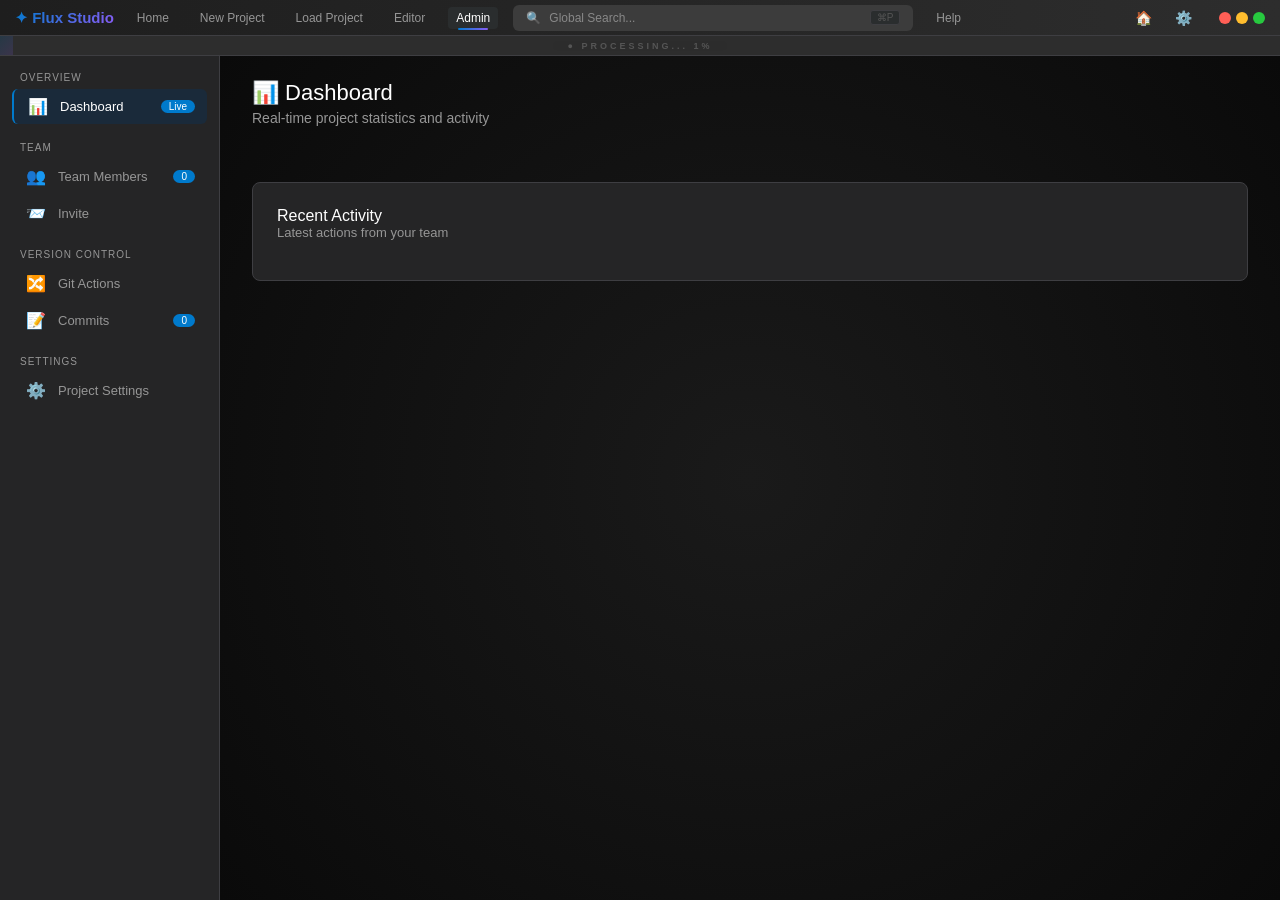
<file: frontend/admin_panel.html>
<!DOCTYPE html>
<html lang="ru">
<head>
    <meta charset="UTF-8">
    <meta name="viewport" content="width=device-width, initial-scale=1.0">
    <title>Flux Studio - Admin Panel</title>
    
    <style>
        :root {
            --bg-dark: #1e1e1e;
            --bg-panel: #252526;
            --bg-dot: #3e3e42;
            --border-color: #3e3e42;
            --text-main: #cccccc;
            --accent-blue: #007acc;
            --accent-purple: #8b5cf6;
            --gradient-main: linear-gradient(135deg, #007acc, #8b5cf6);
            --success-green: #27c93f;
            --warning-yellow: #ffbd2e;
            --danger-red: #e81123;
        }

        * {
            box-sizing: border-box;
            margin: 0;
            padding: 0;
            user-select: none;
        }

        html, body {
            height: 100%;
            width: 100%;
            overflow: hidden;
        }

        body {
            background-color: #111;
            color: var(--text-main);
            font-family: 'Segoe UI', Tahoma, Geneva, Verdana, sans-serif;
            display: flex;
        }

        .app-window {
            width: 100%;
            height: 100%;
            background-color: var(--bg-dark);
            display: flex;
            flex-direction: column;
            overflow: hidden;
        }

        /* --- TOP BAR --- */
        .top-bar {
            display: flex;
            justify-content: space-between;
            align-items: center;
            background: linear-gradient(90deg, #1e1e1e, #2d2d2d);
            padding: 0 15px;
            height: 36px;
            border-bottom: 1px solid var(--border-color);
            font-size: 13px;
            flex-shrink: 0;
            z-index: 10;
        }
        .top-left { 
            display: flex; 
            align-items: center;
            flex: 1;
            gap: 15px;
        }
        .brand { 
            font-weight: 700; 
            background: var(--gradient-main);
            -webkit-background-clip: text;
            -webkit-text-fill-color: transparent;
            background-clip: text;
            flex-shrink: 0;
            font-size: 15px;
            cursor: pointer;
        }
        .brand:hover {
            opacity: 0.8;
        }
        .menu-item { 
            cursor: pointer; 
            flex-shrink: 0;
            padding: 4px 8px;
            border-radius: 4px;
            transition: all 0.2s;
            font-size: 12px;
            color: #969696;
            position: relative;
        }
        .menu-item:hover { 
            color: #fff; 
            background: #2a2d2e;
        }
        .menu-item.active {
            color: #fff;
            background: #2a2d2e;
        }
        .menu-item.active::after {
            content: '';
            position: absolute;
            bottom: -1px;
            left: 20%;
            width: 60%;
            height: 2px;
            background: var(--gradient-main);
            border-radius: 2px;
        }

        .search-bar {
            background: #3c3c3c;
            border: 1px solid transparent;
            border-radius: 6px;
            padding: 2px 12px;
            height: 26px;
            display: flex;
            align-items: center;
            gap: 8px;
            color: #969696;
            font-size: 12px;
            flex: 1;
            min-width: 100px;
            max-width: 400px;
            cursor: text;
            transition: all 0.3s;
        }
        .search-bar:hover { border-color: #555; background: #3a3a3a; }
        .search-bar:focus-within { 
            border-color: var(--accent-blue); 
            background: #252526; 
            color: #fff;
            box-shadow: 0 0 20px rgba(0, 122, 204, 0.1);
        }
        .search-bar input {
            background: transparent;
            border: none;
            outline: none;
            color: #fff;
            width: 100%;
            font-size: 12px;
            font-family: inherit;
        }
        .search-bar input::placeholder { color: #888; }
        .search-shortcut {
            font-size: 10px;
            color: #555;
            background: #2a2d2e;
            padding: 1px 6px;
            border-radius: 3px;
            border: 1px solid #3e3e42;
        }

        .top-right { 
            display: flex; 
            gap: 12px; 
            align-items: center; 
            font-size: 14px; 
            flex-shrink: 0;
            color: #969696;
        }
        .top-right .icon-btn {
            width: 28px;
            height: 28px;
            display: flex;
            align-items: center;
            justify-content: center;
            border-radius: 4px;
            cursor: pointer;
            transition: all 0.2s;
        }
        .top-right .icon-btn:hover {
            background: #2a2d2e;
            color: #fff;
        }
        .window-controls {
            display: flex;
            gap: 5px;
            margin-left: 10px;
        }
        .window-controls span {
            width: 12px;
            height: 12px;
            border-radius: 50%;
            display: inline-block;
            cursor: pointer;
        }
        .window-controls .red { background: #ff5f56; }
        .window-controls .yellow { background: #ffbd2e; }
        .window-controls .green { background: #27c93f; }

        /* --- PROGRESS BAR --- */
        .progress-bar {
            height: 20px;
            background: #2d2d2d;
            border-bottom: 1px solid var(--border-color);
            display: flex;
            justify-content: center;
            align-items: center;
            font-size: 9px;
            font-weight: 700;
            letter-spacing: 3px;
            color: #555;
            flex-shrink: 0;
            text-transform: uppercase;
            position: relative;
            overflow: hidden;
        }
        .progress-bar .progress-fill {
            position: absolute;
            left: 0;
            top: 0;
            height: 100%;
            width: 0%;
            background: var(--gradient-main);
            opacity: 0.15;
            transition: width 1s;
        }
        .progress-bar .progress-label {
            position: relative;
            z-index: 1;
            background: rgba(45, 45, 45, 0.7);
            padding: 0 15px;
            border-radius: 10px;
        }

        /* --- MAIN CONTENT --- */
        .main-content {
            flex: 1;
            display: flex;
            overflow: hidden;
        }

        /* --- LEFT SIDEBAR --- */
        .admin-sidebar {
            width: 220px;
            min-width: 180px;
            background: var(--bg-panel);
            border-right: 1px solid var(--border-color);
            display: flex;
            flex-direction: column;
            padding: 16px 0;
            flex-shrink: 0;
            overflow-y: auto;
        }

        .admin-sidebar::-webkit-scrollbar {
            width: 4px;
        }
        .admin-sidebar::-webkit-scrollbar-thumb {
            background: #3e3e42;
            border-radius: 2px;
        }

        .sidebar-section {
            padding: 0 12px;
            margin-bottom: 16px;
        }

        .sidebar-section .section-title {
            font-size: 10px;
            text-transform: uppercase;
            color: #969696;
            padding: 0 8px;
            margin-bottom: 6px;
            letter-spacing: 1px;
        }

        .sidebar-item {
            display: flex;
            align-items: center;
            gap: 10px;
            padding: 8px 12px;
            border-radius: 6px;
            cursor: pointer;
            transition: all 0.2s;
            font-size: 13px;
            color: #969696;
            margin-bottom: 2px;
        }

        .sidebar-item:hover {
            background: #2a2d2e;
            color: #fff;
        }

        .sidebar-item.active {
            background: #1a2a3a;
            color: #fff;
            border-left: 2px solid var(--accent-blue);
        }

        .sidebar-item .icon {
            font-size: 16px;
            width: 24px;
            text-align: center;
        }

        .sidebar-item .badge {
            margin-left: auto;
            background: var(--accent-blue);
            color: #fff;
            font-size: 10px;
            padding: 1px 8px;
            border-radius: 10px;
        }

        /* --- RIGHT CONTENT --- */
        .admin-content {
            flex: 1;
            padding: 24px 32px;
            overflow-y: auto;
            background: radial-gradient(circle at 50% 50%, #1a1a1a, #0a0a0a);
        }

        .admin-content::-webkit-scrollbar {
            width: 8px;
        }
        .admin-content::-webkit-scrollbar-track {
            background: transparent;
        }
        .admin-content::-webkit-scrollbar-thumb {
            background: #3e3e42;
            border-radius: 4px;
        }
        .admin-content::-webkit-scrollbar-thumb:hover {
            background: #4e4e52;
        }

        .page-title {
            font-size: 22px;
            font-weight: 300;
            color: #fff;
            margin-bottom: 4px;
        }

        .page-subtitle {
            font-size: 14px;
            color: #969696;
            margin-bottom: 24px;
        }

        /* --- STATS GRID --- */
        .stats-grid {
            display: grid;
            grid-template-columns: repeat(auto-fit, minmax(200px, 1fr));
            gap: 16px;
            margin-bottom: 32px;
        }

        .stat-card {
            background: var(--bg-panel);
            border: 1px solid var(--border-color);
            border-radius: 8px;
            padding: 20px;
            transition: all 0.3s;
        }

        .stat-card:hover {
            border-color: #4a4a4a;
            transform: translateY(-2px);
        }

        .stat-card .stat-label {
            font-size: 12px;
            color: #969696;
            text-transform: uppercase;
            letter-spacing: 0.5px;
        }

        .stat-card .stat-value {
            font-size: 32px;
            font-weight: 300;
            color: #fff;
            margin: 8px 0 4px;
        }

        .stat-card .stat-change {
            font-size: 12px;
            display: flex;
            align-items: center;
            gap: 4px;
        }

        .stat-card .stat-change.positive { color: var(--success-green); }
        .stat-card .stat-change.negative { color: var(--danger-red); }

        /* --- PANELS --- */
        .admin-panel {
            display: none;
        }

        .admin-panel.active {
            display: block;
        }

        .panel-section {
            background: var(--bg-panel);
            border: 1px solid var(--border-color);
            border-radius: 8px;
            padding: 24px;
            margin-bottom: 24px;
        }

        .panel-section .section-header {
            display: flex;
            justify-content: space-between;
            align-items: center;
            margin-bottom: 16px;
            flex-wrap: wrap;
            gap: 12px;
        }

        .panel-section .section-title {
            font-size: 16px;
            color: #fff;
            font-weight: 500;
        }

        .panel-section .section-subtitle {
            font-size: 13px;
            color: #969696;
        }

        /* --- TEAM MEMBERS --- */
        .team-grid {
            display: grid;
            grid-template-columns: repeat(auto-fill, minmax(200px, 1fr));
            gap: 12px;
        }

        .team-member {
            background: #1e1e1e;
            border: 1px solid var(--border-color);
            border-radius: 8px;
            padding: 16px;
            text-align: center;
            transition: all 0.3s;
        }

        .team-member:hover {
            border-color: #4a4a4a;
            transform: translateY(-2px);
        }

        .team-member .avatar {
            font-size: 40px;
            display: block;
            margin-bottom: 8px;
        }

        .team-member .name {
            font-size: 14px;
            color: #fff;
            font-weight: 500;
        }

        .team-member .role {
            font-size: 12px;
            color: #969696;
            margin-top: 2px;
        }

        .team-member .status {
            font-size: 11px;
            margin-top: 8px;
            padding: 2px 12px;
            border-radius: 10px;
            display: inline-block;
        }

        .team-member .status.online {
            background: rgba(39, 201, 63, 0.2);
            color: var(--success-green);
        }

        .team-member .status.offline {
            background: rgba(232, 17, 35, 0.2);
            color: var(--danger-red);
        }

        .team-member .status.idle {
            background: rgba(255, 189, 46, 0.2);
            color: var(--warning-yellow);
        }

        /* --- INVITE FORM --- */
        .invite-form {
            display: flex;
            gap: 12px;
            flex-wrap: wrap;
        }

        .invite-form input {
            flex: 1;
            min-width: 200px;
            background: #1e1e1e;
            border: 1px solid var(--border-color);
            border-radius: 6px;
            padding: 10px 14px;
            color: #fff;
            font-size: 13px;
            font-family: inherit;
            outline: none;
            transition: all 0.3s;
        }

        .invite-form input:focus {
            border-color: var(--accent-blue);
            box-shadow: 0 0 20px rgba(0, 122, 204, 0.1);
        }

        .invite-form input::placeholder {
            color: #555;
        }

        .invite-form select {
            background: #1e1e1e;
            border: 1px solid var(--border-color);
            border-radius: 6px;
            padding: 10px 14px;
            color: #fff;
            font-size: 13px;
            font-family: inherit;
            outline: none;
            cursor: pointer;
        }

        .invite-form select option {
            background: #1e1e1e;
        }

        .invite-link-box {
            display: flex;
            gap: 8px;
            align-items: center;
            background: #1e1e1e;
            border: 1px solid var(--border-color);
            border-radius: 6px;
            padding: 8px 12px;
            margin-top: 12px;
        }

        .invite-link-box input {
            flex: 1;
            background: transparent;
            border: none;
            color: #fff;
            font-size: 13px;
            font-family: inherit;
            outline: none;
        }

        .invite-link-box .copy-btn {
            background: transparent;
            border: none;
            color: #969696;
            cursor: pointer;
            padding: 4px 8px;
            border-radius: 4px;
            transition: all 0.2s;
        }

        .invite-link-box .copy-btn:hover {
            background: #2a2d2e;
            color: #fff;
        }

        /* --- GIT ACTIONS --- */
        .git-actions {
            display: grid;
            grid-template-columns: repeat(auto-fit, minmax(150px, 1fr));
            gap: 12px;
        }

        .git-btn {
            background: #1e1e1e;
            border: 1px solid var(--border-color);
            border-radius: 8px;
            padding: 16px;
            text-align: center;
            cursor: pointer;
            transition: all 0.3s;
            color: #969696;
            font-family: inherit;
        }

        .git-btn:hover {
            border-color: var(--accent-blue);
            background: #1a2a3a;
            color: #fff;
            transform: translateY(-2px);
        }

        .git-btn .icon {
            font-size: 28px;
            display: block;
            margin-bottom: 6px;
        }

        .git-btn .label {
            font-size: 12px;
            font-weight: 500;
        }

        .git-btn .shortcut {
            font-size: 10px;
            color: #555;
            margin-top: 4px;
        }

        .git-btn.danger:hover {
            border-color: var(--danger-red);
            background: #2a1a1a;
        }

        .git-btn.success:hover {
            border-color: var(--success-green);
            background: #1a2a1a;
        }

        .git-output {
            background: #0a0a0a;
            border: 1px solid var(--border-color);
            border-radius: 6px;
            padding: 16px;
            margin-top: 16px;
            font-family: 'Consolas', monospace;
            font-size: 12px;
            max-height: 200px;
            overflow-y: auto;
            color: #d4d4d4;
            line-height: 1.6;
        }

        .git-output .log-line {
            padding: 2px 0;
        }

        .git-output .log-line.success { color: var(--success-green); }
        .git-output .log-line.error { color: var(--danger-red); }
        .git-output .log-line.warning { color: var(--warning-yellow); }
        .git-output .log-line.info { color: var(--accent-blue); }

        /* --- BUTTONS --- */
        .btn {
            padding: 10px 24px;
            border: none;
            border-radius: 6px;
            font-size: 13px;
            font-weight: 500;
            cursor: pointer;
            transition: all 0.3s;
            font-family: inherit;
            display: inline-flex;
            align-items: center;
            gap: 8px;
        }

        .btn-primary {
            background: var(--gradient-main);
            color: #fff;
        }

        .btn-primary:hover {
            transform: translateY(-2px);
            box-shadow: 0 4px 20px rgba(0, 122, 204, 0.3);
        }

        .btn-success {
            background: var(--success-green);
            color: #fff;
        }

        .btn-success:hover {
            transform: translateY(-2px);
            box-shadow: 0 4px 20px rgba(39, 201, 63, 0.3);
        }

        .btn-danger {
            background: var(--danger-red);
            color: #fff;
        }

        .btn-danger:hover {
            transform: translateY(-2px);
            box-shadow: 0 4px 20px rgba(232, 17, 35, 0.3);
        }

        .btn-secondary {
            background: transparent;
            color: #969696;
            border: 1px solid var(--border-color);
        }

        .btn-secondary:hover {
            background: #2a2d2e;
            color: #fff;
        }

        .btn:disabled {
            opacity: 0.5;
            cursor: not-allowed;
            transform: none !important;
        }

        /* --- TOAST --- */
        .toast {
            position: fixed;
            bottom: 30px;
            right: 30px;
            background: #2d2d2d;
            border: 1px solid var(--border-color);
            border-radius: 8px;
            padding: 16px 24px;
            box-shadow: 0 8px 30px rgba(0,0,0,0.5);
            transform: translateY(100px);
            opacity: 0;
            transition: all 0.4s cubic-bezier(0.4, 0, 0.2, 1);
            z-index: 1000;
            max-width: 400px;
        }

        .toast.show {
            transform: translateY(0);
            opacity: 1;
        }

        .toast .toast-title {
            font-weight: 600;
            color: #fff;
            font-size: 14px;
        }

        .toast .toast-message {
            font-size: 13px;
            color: #969696;
            margin-top: 4px;
        }

        .toast.success { border-color: var(--success-green); }
        .toast.error { border-color: var(--danger-red); }
        .toast.warning { border-color: var(--warning-yellow); }

        /* --- RESPONSIVE --- */
        @media (max-width: 768px) {
            .main-content {
                flex-direction: column;
            }

            .admin-sidebar {
                width: 100%;
                min-width: 0;
                flex-direction: row;
                flex-wrap: wrap;
                padding: 8px;
                border-right: none;
                border-bottom: 1px solid var(--border-color);
                max-height: 200px;
                overflow-y: auto;
            }

            .sidebar-section {
                width: 100%;
                margin-bottom: 8px;
            }

            .sidebar-item {
                padding: 6px 10px;
                font-size: 12px;
            }

            .admin-content {
                padding: 16px;
            }

            .stats-grid {
                grid-template-columns: 1fr 1fr;
            }

            .git-actions {
                grid-template-columns: 1fr 1fr;
            }

            .invite-form {
                flex-direction: column;
            }

            .invite-form input,
            .invite-form select {
                width: 100%;
            }
        }

        @media (max-width: 480px) {
            .stats-grid {
                grid-template-columns: 1fr;
            }

            .git-actions {
                grid-template-columns: 1fr;
            }

            .top-left .menu-item {
                display: none;
            }
        }
    </style>
</head>
<body>

<div class="app-window">
    <!-- TOP BAR -->
    <div class="top-bar">
        <div class="top-left">
            <div class="brand" onclick="window.location.href='/'">✦ Flux Studio</div>
            <div class="menu-item" onclick="window.location.href='/'">Home</div>
            <div class="menu-item" onclick="window.location.href='/create'">New Project</div>
            <div class="menu-item" onclick="window.location.href='/load'">Load Project</div>
            <div class="menu-item" onclick="window.location.href='/editor'">Editor</div>
            <div class="menu-item active" onclick="window.location.href='/admin'">Admin</div>
            
            <div class="search-bar">
                <span>🔍</span>
                <input type="text" placeholder="Global Search..." id="globalSearch">
                <span class="search-shortcut">⌘P</span>
            </div>

            <div class="menu-item">Help</div>
        </div>
        <div class="top-right">
            <span class="icon-btn" onclick="window.location.href='/'">🏠</span>
            <span class="icon-btn" onclick="window.location.href='/admin'">⚙️</span>
            <div class="window-controls">
                <span class="red" onclick="window.close()"></span>
                <span class="yellow"></span>
                <span class="green"></span>
            </div>
        </div>
    </div>

    <!-- PROGRESS BAR -->
    <div class="progress-bar">
        <div class="progress-fill" id="progressFill"></div>
        <span class="progress-label" id="progressLabel">● Ready</span>
    </div>

    <!-- MAIN CONTENT -->
    <div class="main-content">
        <!-- Sidebar -->
        <div class="admin-sidebar">
            <div class="sidebar-section">
                <div class="section-title">Overview</div>
                <div class="sidebar-item active" data-page="dashboard">
                    <span class="icon">📊</span> Dashboard
                    <span class="badge" id="liveBadge">Live</span>
                </div>
            </div>

            <div class="sidebar-section">
                <div class="section-title">Team</div>
                <div class="sidebar-item" data-page="team">
                    <span class="icon">👥</span> Team Members
                    <span class="badge" id="teamCount">0</span>
                </div>
                <div class="sidebar-item" data-page="invite">
                    <span class="icon">📨</span> Invite
                </div>
            </div>

            <div class="sidebar-section">
                <div class="section-title">Version Control</div>
                <div class="sidebar-item" data-page="git">
                    <span class="icon">🔀</span> Git Actions
                </div>
                <div class="sidebar-item" data-page="commits">
                    <span class="icon">📝</span> Commits
                    <span class="badge" id="commitCount">0</span>
                </div>
            </div>

            <div class="sidebar-section">
                <div class="section-title">Settings</div>
                <div class="sidebar-item" data-page="settings">
                    <span class="icon">⚙️</span> Project Settings
                </div>
            </div>
        </div>

        <!-- Content -->
        <div class="admin-content" id="adminContent">
            <!-- DASHBOARD -->
            <div class="admin-panel active" id="panel-dashboard">
                <div class="page-title">📊 Dashboard</div>
                <div class="page-subtitle">Real-time project statistics and activity</div>

                <div class="stats-grid" id="statsGrid">
                    <!-- ПОЛНОСТЬЮ ПУСТО -->
                </div>

                <div class="panel-section">
                    <div class="section-header">
                        <div>
                            <div class="section-title">Recent Activity</div>
                            <div class="section-subtitle">Latest actions from your team</div>
                        </div>
                    </div>
                    <div id="recentActivity" style="color:#969696;font-size:13px;line-height:2;">
                        <!-- ПОЛНОСТЬЮ ПУСТО -->
                    </div>
                </div>
            </div>

            <!-- TEAM -->
            <div class="admin-panel" id="panel-team">
                <div class="page-title">👥 Team Members</div>
                <div class="page-subtitle">Manage your project team</div>

                <div class="panel-section">
                    <div class="section-header">
                        <div>
                            <div class="section-title">All Members</div>
                            <div class="section-subtitle" id="teamSubtitle">0 active team members</div>
                        </div>
                        <button class="btn btn-primary" onclick="switchPanel('invite')">➕ Invite New</button>
                    </div>
                    <div class="team-grid" id="teamGrid">
                        <!-- ПОЛНОСТЬЮ ПУСТО -->
                    </div>
                </div>
            </div>

            <!-- INVITE -->
            <div class="admin-panel" id="panel-invite">
                <div class="page-title">📨 Invite Team Members</div>
                <div class="page-subtitle">Add people to your project via email or invite link</div>

                <div class="panel-section">
                    <div class="section-header">
                        <div>
                            <div class="section-title">Invite by Email</div>
                            <div class="section-subtitle">Send individual invitations</div>
                        </div>
                    </div>
                    <div class="invite-form">
                        <input type="email" id="inviteEmail" placeholder="Enter email address...">
                        <select id="inviteRole">
                            <option value="admin">Admin</option>
                            <option value="developer">Developer</option>
                            <option value="designer">Designer</option>
                            <option value="viewer">Viewer</option>
                        </select>
                        <button class="btn btn-success" onclick="sendInvite()">📤 Send Invite</button>
                    </div>
                </div>

                <div class="panel-section">
                    <div class="section-header">
                        <div>
                            <div class="section-title">Invite Link</div>
                            <div class="section-subtitle">Share this link to invite multiple people</div>
                        </div>
                        <button class="btn btn-secondary" onclick="generateNewLink()">🔄 Generate New</button>
                    </div>
                    <div class="invite-link-box">
                        <input type="text" id="inviteLink" readonly>
                        <button class="copy-btn" onclick="copyInviteLink()">📋 Copy</button>
                    </div>
                    <div style="margin-top:12px;font-size:12px;color:#555;" id="inviteLinkInfo">
                        <!-- ПОЛНОСТЬЮ ПУСТО -->
                    </div>
                </div>

                <div class="panel-section">
                    <div class="section-header">
                        <div>
                            <div class="section-title">Pending Invites</div>
                            <div class="section-subtitle">Invitations that haven't been accepted yet</div>
                        </div>
                    </div>
                    <div id="pendingInvites">
                        <!-- ПОЛНОСТЬЮ ПУСТО -->
                    </div>
                </div>
            </div>

            <!-- GIT -->
            <div class="admin-panel" id="panel-git">
                <div class="page-title">🔀 Git Actions</div>
                <div class="page-subtitle">Manage your repository with git commands</div>

                <div class="panel-section">
                    <div class="section-header">
                        <div>
                            <div class="section-title">Quick Actions</div>
                            <div class="section-subtitle">Common git operations</div>
                        </div>
                        <span style="font-size:12px;color:#555;" id="gitBranchInfo">Branch: <span style="color:var(--accent-blue);">main</span></span>
                    </div>
                    <div class="git-actions" id="gitActions">
                        <!-- ПОЛНОСТЬЮ ПУСТО -->
                    </div>
                </div>

                <div class="panel-section">
                    <div class="section-header">
                        <div>
                            <div class="section-title">Git Output</div>
                            <div class="section-subtitle">Command execution log</div>
                        </div>
                        <button class="btn btn-secondary" onclick="clearGitOutput()">🗑️ Clear</button>
                    </div>
                    <div class="git-output" id="gitOutput">
                        <!-- ПОЛНОСТЬЮ ПУСТО -->
                    </div>
                </div>
            </div>

            <!-- COMMITS -->
            <div class="admin-panel" id="panel-commits">
                <div class="page-title">📝 Commit History</div>
                <div class="page-subtitle">View all commits in your repository</div>

                <div class="panel-section">
                    <div id="commitList" style="color:#969696;font-size:13px;line-height:2;">
                        <!-- ПОЛНОСТЬЮ ПУСТО -->
                    </div>
                </div>
            </div>

            <!-- SETTINGS -->
            <div class="admin-panel" id="panel-settings">
                <div class="page-title">⚙️ Project Settings</div>
                <div class="page-subtitle">Configure your project preferences</div>

                <div class="panel-section">
                    <div style="display:grid;gap:16px;max-width:500px;" id="settingsForm">
                        <!-- ПОЛНОСТЬЮ ПУСТО -->
                    </div>
                </div>
            </div>
        </div>
    </div>

    <!-- TOAST -->
    <div class="toast" id="toast">
        <div class="toast-title" id="toastTitle">Success!</div>
        <div class="toast-message" id="toastMessage">Action completed successfully.</div>
    </div>
</div>

<script>
    // ============================================================
    //  АБСОЛЮТНО ПУСТОЙ КАРКАС ADMIN PANEL
    //  ВСЕ ДАННЫЕ ПРИХОДЯТ ЧЕРЕЗ API
    // ============================================================

    // --- Progress Bar Animation ---
    let progress = 0;
    setInterval(() => {
        progress = (progress + 1) % 100;
        document.getElementById('progressFill').style.width = progress + '%';
        document.getElementById('progressLabel').textContent = progress === 0 ? '● Ready' : `● Processing... ${progress}%`;
    }, 500);

    // --- 1. API Calls ---
    const API = {
        async getDashboardStats() {
            console.log('📡 Fetching dashboard stats...');
            // return await fetch('/api/admin/stats').then(r => r.json());
            return {};
        },
        async getTeamMembers() {
            console.log('📡 Fetching team members...');
            // return await fetch('/api/admin/team').then(r => r.json());
            return [];
        },
        async getCommits() {
            console.log('📡 Fetching commits...');
            // return await fetch('/api/admin/commits').then(r => r.json());
            return [];
        },
        async getGitStatus() {
            console.log('📡 Fetching git status...');
            // return await fetch('/api/admin/git/status').then(r => r.json());
            return { branch: 'main' };
        },
        async sendInvite(email, role) {
            console.log('📡 Sending invite:', email, role);
            // return await fetch('/api/admin/invite', {
            //     method: 'POST',
            //     headers: { 'Content-Type': 'application/json' },
            //     body: JSON.stringify({ email, role })
            // }).then(r => r.json());
        },
        async generateInviteLink() {
            console.log('📡 Generating invite link...');
            // return await fetch('/api/admin/invite/link').then(r => r.json());
            return { link: '', expires: '', used: 0 };
        },
        async gitAction(command) {
            console.log('📡 Running git command:', command);
            // return await fetch('/api/admin/git', {
            //     method: 'POST',
            //     headers: { 'Content-Type': 'application/json' },
            //     body: JSON.stringify({ command })
            // }).then(r => r.json());
            return { output: '' };
        }
    };

    // --- 2. Render Functions (пустые, ждут данные) ---
    function renderStats(stats) {
        const container = document.getElementById('statsGrid');
        container.innerHTML = '';
        console.log('🎨 Rendering stats...', stats);
    }

    function renderTeam(members) {
        const container = document.getElementById('teamGrid');
        container.innerHTML = '';
        document.getElementById('teamCount').textContent = members.length || 0;
        document.getElementById('teamSubtitle').textContent = `${members.length || 0} active team members`;
        console.log('🎨 Rendering team...', members);
    }

    function renderCommits(commits) {
        const container = document.getElementById('commitList');
        container.innerHTML = '';
        document.getElementById('commitCount').textContent = commits.length || 0;
        console.log('🎨 Rendering commits...', commits);
    }

    function renderGitActions(actions) {
        const container = document.getElementById('gitActions');
        container.innerHTML = '';
        console.log('🎨 Rendering git actions...', actions);
    }

    function renderGitOutput(output) {
        const container = document.getElementById('gitOutput');
        container.innerHTML = '';
        console.log('🎨 Rendering git output...', output);
    }

    function renderGitBranch(branch) {
        document.getElementById('gitBranchInfo').innerHTML = `Branch: <span style="color:var(--accent-blue);">${branch || 'main'}</span>`;
        console.log('🎨 Rendering git branch...', branch);
    }

    function renderRecentActivity(activity) {
        const container = document.getElementById('recentActivity');
        container.innerHTML = '';
        console.log('🎨 Rendering recent activity...', activity);
    }

    function renderInviteLink(linkData) {
        document.getElementById('inviteLink').value = linkData.link || '';
        document.getElementById('inviteLinkInfo').innerHTML = linkData.link ? 
            `⚡ Link expires in ${linkData.expires || '7 days'} • ${linkData.used || 0} people have joined via this link` :
            '⚡ Generate a new invite link to share';
        console.log('🎨 Rendering invite link...', linkData);
    }

    function renderPendingInvites(invites) {
        const container = document.getElementById('pendingInvites');
        container.innerHTML = '';
        console.log('🎨 Rendering pending invites...', invites);
    }

    function renderSettings(settings) {
        const container = document.getElementById('settingsForm');
        container.innerHTML = '';
        console.log('🎨 Rendering settings...', settings);
    }

    // --- 3. Panel Switching ---
    document.querySelectorAll('.sidebar-item').forEach(item => {
        item.addEventListener('click', function() {
            const page = this.dataset.page;
            switchPanel(page);
        });
    });

    function switchPanel(page) {
        document.querySelectorAll('.sidebar-item').forEach(i => i.classList.remove('active'));
        document.querySelector(`.sidebar-item[data-page="${page}"]`)?.classList.add('active');
        
        document.querySelectorAll('.admin-panel').forEach(p => p.classList.remove('active'));
        const panel = document.getElementById(`panel-${page}`);
        if (panel) panel.classList.add('active');

        console.log('🔀 Switched to panel:', page);
    }

    // --- 4. Invite Functions ---
    async function sendInvite() {
        const email = document.getElementById('inviteEmail').value.trim();
        const role = document.getElementById('inviteRole').value;
        
        if (!email) {
            showToast('Error', 'Please enter an email address.', 'error');
            return;
        }
        
        if (!email.includes('@')) {
            showToast('Error', 'Please enter a valid email address.', 'error');
            return;
        }

        try {
            await API.sendInvite(email, role);
            showToast('📨 Invite Sent!', `Invitation sent to ${email} as ${role}`, 'success');
            document.getElementById('inviteEmail').value = '';
            await updateLoop();
        } catch (error) {
            console.error('❌ Failed to send invite:', error);
            showToast('Error', 'Failed to send invite.', 'error');
        }
    }

    async function generateNewLink() {
        try {
            const data = await API.generateInviteLink();
            renderInviteLink(data);
            showToast('🔄 New Link', 'Invite link has been regenerated.', 'success');
        } catch (error) {
            console.error('❌ Failed to generate link:', error);
            showToast('Error', 'Failed to generate invite link.', 'error');
        }
    }

    function copyInviteLink() {
        const input = document.getElementById('inviteLink');
        if (!input.value) {
            showToast('Warning', 'Generate an invite link first.', 'warning');
            return;
        }
        input.select();
        document.execCommand('copy');
        showToast('📋 Copied!', 'Invite link copied to clipboard.', 'success');
    }

    // --- 5. Git Functions ---
    async function gitAction(action) {
        const outputContainer = document.getElementById('gitOutput');
        
        // Add command to output
        const commandLine = document.createElement('div');
        commandLine.className = 'log-line info';
        commandLine.textContent = `> git ${action}`;
        outputContainer.appendChild(commandLine);

        try {
            const result = await API.gitAction(action);
            const resultLine = document.createElement('div');
            resultLine.className = 'log-line success';
            resultLine.textContent = result.output || `✅ ${action} completed successfully`;
            outputContainer.appendChild(resultLine);
            outputContainer.scrollTop = outputContainer.scrollHeight;
            
            showToast('✅', `${action.charAt(0).toUpperCase() + action.slice(1)} completed!`, 'success');
        } catch (error) {
            console.error('❌ Git action failed:', error);
            const errorLine = document.createElement('div');
            errorLine.className = 'log-line error';
            errorLine.textContent = `❌ Error: ${error.message || 'Command failed'}`;
            outputContainer.appendChild(errorLine);
            outputContainer.scrollTop = outputContainer.scrollHeight;
            showToast('Error', 'Git action failed.', 'error');
        }
    }

    function clearGitOutput() {
        const container = document.getElementById('gitOutput');
        container.innerHTML = '';
        const initial = document.createElement('div');
        initial.className = 'log-line info';
        initial.textContent = '> git status';
        container.appendChild(initial);
        
        const status = document.createElement('div');
        status.className = 'log-line';
        status.textContent = 'On branch main, working tree clean';
        container.appendChild(status);
    }

    // --- 6. Toast ---
    function showToast(title, message, type = 'success') {
        const toast = document.getElementById('toast');
        const toastTitle = document.getElementById('toastTitle');
        const toastMessage = document.getElementById('toastMessage');
        
        toast.className = 'toast ' + type;
        toastTitle.textContent = title;
        toastMessage.textContent = message;
        
        toast.classList.add('show');
        
        setTimeout(() => {
            toast.classList.remove('show');
        }, 4000);
    }

    // --- 7. Keyboard Shortcuts ---
    document.addEventListener('keydown', (e) => {
        if ((e.ctrlKey || e.metaKey) && e.shiftKey) {
            switch(e.key.toLowerCase()) {
                case 'c':
                    e.preventDefault();
                    gitAction('commit');
                    break;
                case 'p':
                    e.preventDefault();
                    gitAction('push');
                    break;
                case 'l':
                    e.preventDefault();
                    gitAction('pull');
                    break;
                case 'f':
                    e.preventDefault();
                    gitAction('fetch');
                    break;
                case 'r':
                    e.preventDefault();
                    if (confirm('⚠️ Are you sure you want to reset? This cannot be undone!')) {
                        gitAction('reset');
                    }
                    break;
                case 's':
                    e.preventDefault();
                    gitAction('status');
                    break;
            }
        }
    });

    // --- 8. Update Loop ---
    async function updateLoop() {
        console.log('🔄 Update loop started');
        
        try {
            const stats = await API.getDashboardStats();
            renderStats(stats);
            
            const members = await API.getTeamMembers();
            renderTeam(members);
            
            const commits = await API.getCommits();
            renderCommits(commits);
            
            const gitStatus = await API.getGitStatus();
            renderGitBranch(gitStatus.branch);
            
        } catch (error) {
            console.error('❌ Update loop error:', error);
        }
    }

    // --- 9. Init ---
    // Раскомментируй, когда будет готов бэкенд:
    // updateLoop();
    // setInterval(updateLoop, 30000);

    // --- 10. Console ---
    console.log('🔧 Flux Studio - Admin Panel');
    console.log('📡 Waiting for data from server...');
    console.log('💡 Keyboard shortcuts:');
    console.log('   • Ctrl+Shift+C - Commit');
    console.log('   • Ctrl+Shift+P - Push');
    console.log('   • Ctrl+Shift+L - Pull');
    console.log('   • Ctrl+Shift+F - Fetch');
    console.log('   • Ctrl+Shift+R - Reset');
    console.log('   • Ctrl+Shift+S - Status');
</script>

</body>
</html>
</file>
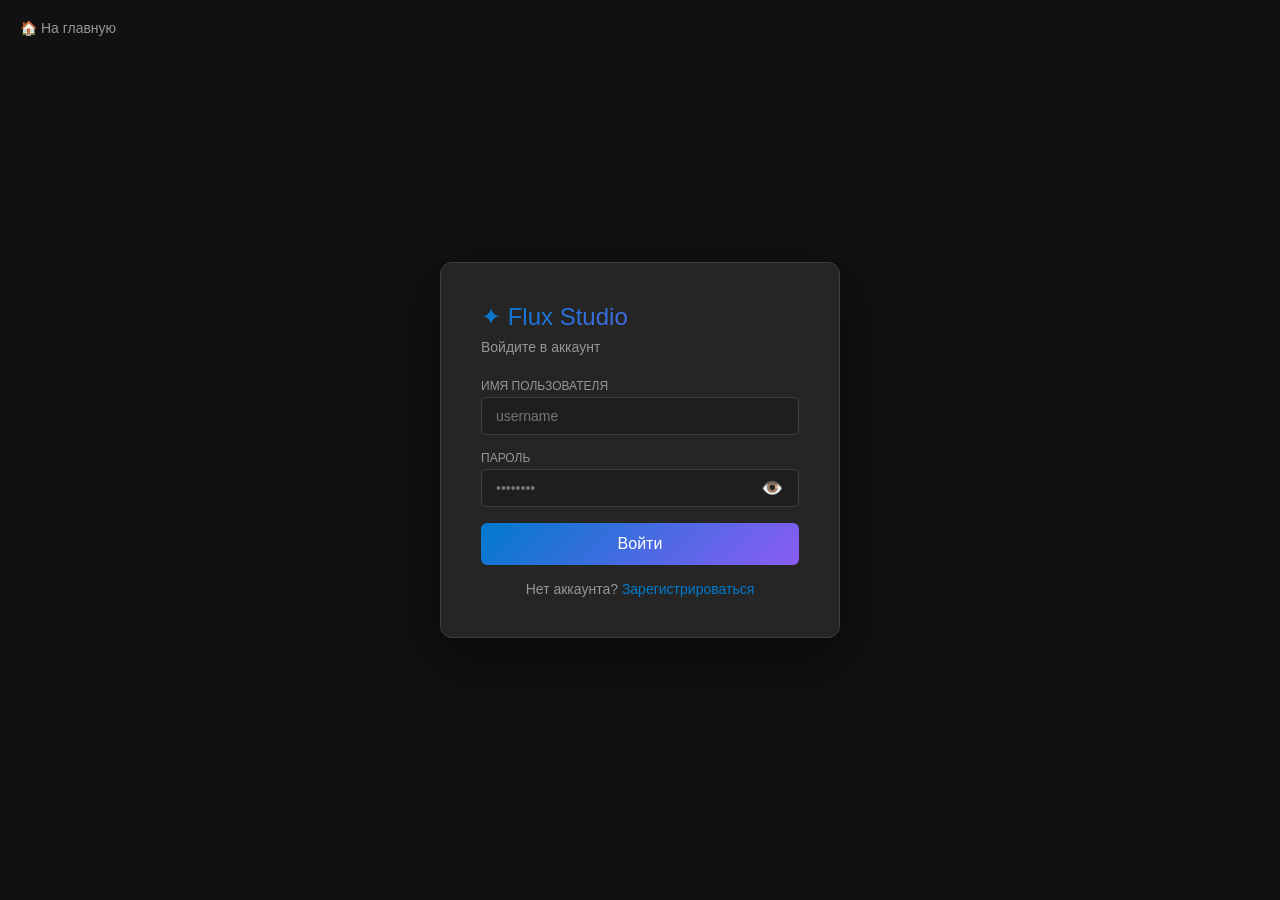
<file: frontend/login.html>
<!DOCTYPE html>
<html lang="ru">
<head>
    <meta charset="UTF-8">
    <meta name="viewport" content="width=device-width, initial-scale=1.0">
    <title>Flux Studio - Вход</title>
    <style>
        :root { --bg-dark: #1e1e1e; --bg-panel: #252526; --border-color: #3e3e42; --text-main: #cccccc; --accent-blue: #007acc; --gradient-main: linear-gradient(135deg, #007acc, #8b5cf6); }
        * { margin: 0; padding: 0; box-sizing: border-box; user-select: none; }
        body { background: #111; color: var(--text-main); font-family: 'Segoe UI', sans-serif; height: 100vh; display: flex; justify-content: center; align-items: center; }
        .auth-container { background: var(--bg-panel); border: 1px solid var(--border-color); border-radius: 12px; padding: 40px; width: 400px; max-width: 90%; box-shadow: 0 20px 60px rgba(0,0,0,0.5); }
        .auth-container h1 { font-size: 24px; font-weight: 300; margin-bottom: 8px; background: var(--gradient-main); -webkit-background-clip: text; -webkit-text-fill-color: transparent; }
        .auth-container p.subtitle { color: #969696; font-size: 14px; margin-bottom: 24px; }
        .form-group { margin-bottom: 16px; }
        .form-group label { display: block; font-size: 12px; text-transform: uppercase; color: #969696; margin-bottom: 4px; }
        .form-group input { width: 100%; background: #1e1e1e; border: 1px solid var(--border-color); border-radius: 6px; padding: 10px 14px; color: #fff; font-size: 14px; outline: none; transition: all 0.3s; }
        .form-group input:focus { border-color: var(--accent-blue); box-shadow: 0 0 20px rgba(0,122,204,0.1); }
        .password-wrapper { position: relative; }
        .password-wrapper input { padding-right: 40px; }
        .password-toggle {
            position: absolute;
            right: 12px;
            top: 50%;
            transform: translateY(-50%);
            background: none;
            border: none;
            color: #969696;
            cursor: pointer;
            font-size: 18px;
            padding: 4px;
            transition: all 0.2s;
        }
        .password-toggle:hover { color: #fff; }
        .btn { width: 100%; padding: 12px; border: none; border-radius: 6px; font-size: 16px; font-weight: 500; cursor: pointer; transition: all 0.3s; background: var(--gradient-main); color: #fff; }
        .btn:hover { transform: translateY(-2px); box-shadow: 0 4px 20px rgba(0,122,204,0.3); }
        .auth-link { text-align: center; margin-top: 16px; font-size: 14px; color: #969696; }
        .auth-link a { color: var(--accent-blue); text-decoration: none; }
        .auth-link a:hover { text-decoration: underline; }
        .toast { position: fixed; bottom: 30px; right: 30px; background: #2d2d2d; border: 1px solid var(--border-color); border-radius: 8px; padding: 16px 24px; box-shadow: 0 8px 30px rgba(0,0,0,0.5); transform: translateY(100px); opacity: 0; transition: all 0.4s; z-index: 1000; max-width: 400px; }
        .toast.show { transform: translateY(0); opacity: 1; }
        .toast.success { border-color: #27c93f; }
        .toast.error { border-color: #e81123; }
        .home-link { position: fixed; top: 20px; left: 20px; color: #969696; text-decoration: none; font-size: 14px; display: flex; align-items: center; gap: 8px; }
        .home-link:hover { color: #fff; }
    </style>
</head>
<body>
    <a href="/" class="home-link">🏠 На главную</a>
    
    <div class="auth-container">
        <h1>✦ Flux Studio</h1>
        <p class="subtitle">Войдите в аккаунт</p>
        <form id="loginForm" onsubmit="return false;">
            <div class="form-group">
                <label>Имя пользователя</label>
                <input type="text" id="username" placeholder="username" required>
            </div>
            <div class="form-group">
                <label>Пароль</label>
                <div class="password-wrapper">
                    <input type="password" id="password" placeholder="••••••••" required>
                    <button type="button" class="password-toggle" onclick="togglePassword('password')" id="toggleBtn2">
                        👁️
                    </button>
                </div>
            </div>
            <button type="submit" class="btn" onclick="login()">Войти</button>
        </form>
        <div class="auth-link">
            Нет аккаунта? <a href="/register">Зарегистрироваться</a>
        </div>
    </div>
    
    <div class="toast" id="toast">
        <div class="toast-title" id="toastTitle"></div>
        <div class="toast-message" id="toastMessage"></div>
    </div>

    <script>
        // --- Toggle Password ---
        function togglePassword(inputId) {
            const input = document.getElementById(inputId);
            const btn = document.getElementById('toggleBtn2');
            if (input.type === 'password') {
                input.type = 'text';
                btn.textContent = '🙈';
            } else {
                input.type = 'password';
                btn.textContent = '👁️';
            }
        }

        // --- Toast ---
        function showToast(title, message, type) {
            const toast = document.getElementById('toast');
            document.getElementById('toastTitle').textContent = title;
            document.getElementById('toastMessage').textContent = message;
            toast.className = 'toast ' + type;
            toast.classList.add('show');
            setTimeout(() => toast.classList.remove('show'), 4000);
        }

        // --- Login ---
        async function login() {
            const username = document.getElementById('username').value.trim();
            const password = document.getElementById('password').value;
            
            if (!username || !password) {
                showToast('Ошибка', 'Заполните все поля', 'error');
                return;
            }
            
            try {
                const response = await fetch('/api/auth/login', {
                    method: 'POST',
                    headers: { 'Content-Type': 'application/json' },
                    body: JSON.stringify({ username, password })
                });
                
                const data = await response.json();
                console.log('📡 Response:', data);
                
                if (data.success) {
                    localStorage.setItem('token', data.token);
                    localStorage.setItem('user', JSON.stringify({
                        id: data.user_id,
                        username: data.username,
                        role: data.role
                    }));
                    
                    showToast('✅', 'Вход выполнен!', 'success');
                    setTimeout(() => window.location.href = '/', 1000);
                } else {
                    showToast('Ошибка', data.detail || 'Неверный логин или пароль', 'error');
                }
            } catch (e) {
                console.error('❌ Error:', e);
                showToast('Ошибка', 'Сервер недоступен', 'error');
            }
        }

        // --- Enter ---
        document.addEventListener('keydown', (e) => {
            if (e.key === 'Enter') login();
        });
    </script>
</body>
</html>
</file>
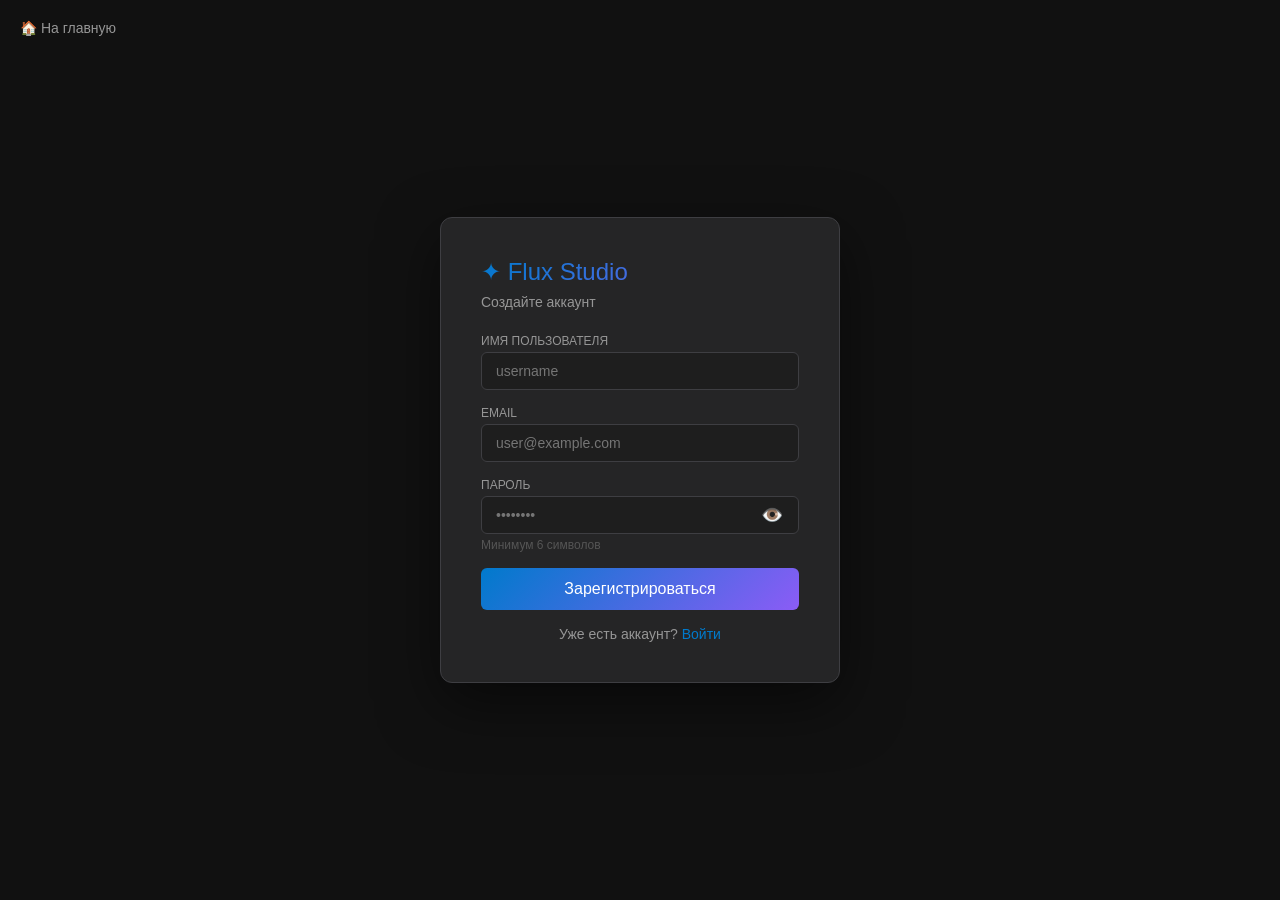
<file: frontend/register.html>
<!DOCTYPE html>
<html lang="ru">
<head>
    <meta charset="UTF-8">
    <meta name="viewport" content="width=device-width, initial-scale=1.0">
    <title>Flux Studio - Регистрация</title>
    <style>
        :root { --bg-dark: #1e1e1e; --bg-panel: #252526; --border-color: #3e3e42; --text-main: #cccccc; --accent-blue: #007acc; --gradient-main: linear-gradient(135deg, #007acc, #8b5cf6); }
        * { margin: 0; padding: 0; box-sizing: border-box; user-select: none; }
        body { background: #111; color: var(--text-main); font-family: 'Segoe UI', sans-serif; height: 100vh; display: flex; justify-content: center; align-items: center; }
        .auth-container { background: var(--bg-panel); border: 1px solid var(--border-color); border-radius: 12px; padding: 40px; width: 400px; max-width: 90%; box-shadow: 0 20px 60px rgba(0,0,0,0.5); }
        .auth-container h1 { font-size: 24px; font-weight: 300; margin-bottom: 8px; background: var(--gradient-main); -webkit-background-clip: text; -webkit-text-fill-color: transparent; }
        .auth-container p.subtitle { color: #969696; font-size: 14px; margin-bottom: 24px; }
        .form-group { margin-bottom: 16px; }
        .form-group label { display: block; font-size: 12px; text-transform: uppercase; color: #969696; margin-bottom: 4px; }
        .form-group input { width: 100%; background: #1e1e1e; border: 1px solid var(--border-color); border-radius: 6px; padding: 10px 14px; color: #fff; font-size: 14px; outline: none; transition: all 0.3s; }
        .form-group input:focus { border-color: var(--accent-blue); box-shadow: 0 0 20px rgba(0,122,204,0.1); }
        .password-wrapper { position: relative; }
        .password-wrapper input { padding-right: 40px; }
        .password-toggle {
            position: absolute;
            right: 12px;
            top: 50%;
            transform: translateY(-50%);
            background: none;
            border: none;
            color: #969696;
            cursor: pointer;
            font-size: 18px;
            padding: 4px;
            transition: all 0.2s;
        }
        .password-toggle:hover { color: #fff; }
        .btn { width: 100%; padding: 12px; border: none; border-radius: 6px; font-size: 16px; font-weight: 500; cursor: pointer; transition: all 0.3s; background: var(--gradient-main); color: #fff; }
        .btn:hover { transform: translateY(-2px); box-shadow: 0 4px 20px rgba(0,122,204,0.3); }
        .auth-link { text-align: center; margin-top: 16px; font-size: 14px; color: #969696; }
        .auth-link a { color: var(--accent-blue); text-decoration: none; }
        .auth-link a:hover { text-decoration: underline; }
        .toast { position: fixed; bottom: 30px; right: 30px; background: #2d2d2d; border: 1px solid var(--border-color); border-radius: 8px; padding: 16px 24px; box-shadow: 0 8px 30px rgba(0,0,0,0.5); transform: translateY(100px); opacity: 0; transition: all 0.4s; z-index: 1000; max-width: 400px; }
        .toast.show { transform: translateY(0); opacity: 1; }
        .toast.success { border-color: #27c93f; }
        .toast.error { border-color: #e81123; }
        .home-link { position: fixed; top: 20px; left: 20px; color: #969696; text-decoration: none; font-size: 14px; display: flex; align-items: center; gap: 8px; }
        .home-link:hover { color: #fff; }
        .password-hint { font-size: 12px; color: #555; margin-top: 4px; }
    </style>
</head>
<body>
    <a href="/" class="home-link">🏠 На главную</a>
    
    <div class="auth-container">
        <h1>✦ Flux Studio</h1>
        <p class="subtitle">Создайте аккаунт</p>
        <form id="registerForm" onsubmit="return false;">
            <div class="form-group">
                <label>Имя пользователя</label>
                <input type="text" id="username" placeholder="username" required>
            </div>
            <div class="form-group">
                <label>Email</label>
                <input type="email" id="email" placeholder="user@example.com" required>
            </div>
            <div class="form-group">
                <label>Пароль</label>
                <div class="password-wrapper">
                    <input type="password" id="password" placeholder="••••••••" required minlength="6">
                    <button type="button" class="password-toggle" onclick="togglePassword('password')" id="toggleBtn1">
                        👁️
                    </button>
                </div>
                <div class="password-hint">Минимум 6 символов</div>
            </div>
            <button type="submit" class="btn" onclick="register()">Зарегистрироваться</button>
        </form>
        <div class="auth-link">
            Уже есть аккаунт? <a href="/login">Войти</a>
        </div>
    </div>
    
    <div class="toast" id="toast">
        <div class="toast-title" id="toastTitle"></div>
        <div class="toast-message" id="toastMessage"></div>
    </div>

    <script>
        // --- Toggle Password ---
        function togglePassword(inputId) {
            const input = document.getElementById(inputId);
            const btn = inputId === 'password' ? document.getElementById('toggleBtn1') : document.getElementById('toggleBtn2');
            if (input.type === 'password') {
                input.type = 'text';
                btn.textContent = '🙈';
            } else {
                input.type = 'password';
                btn.textContent = '👁️';
            }
        }

        // --- Toast ---
        function showToast(title, message, type) {
            const toast = document.getElementById('toast');
            document.getElementById('toastTitle').textContent = title;
            document.getElementById('toastMessage').textContent = message;
            toast.className = 'toast ' + type;
            toast.classList.add('show');
            setTimeout(() => toast.classList.remove('show'), 4000);
        }

        // --- Register ---
        async function register() {
            const username = document.getElementById('username').value.trim();
            const email = document.getElementById('email').value.trim();
            const password = document.getElementById('password').value;
            
            if (!username || !email || !password) {
                showToast('Ошибка', 'Заполните все поля', 'error');
                return;
            }
            
            if (password.length < 6) {
                showToast('Ошибка', 'Пароль должен быть не менее 6 символов', 'error');
                return;
            }
            
            try {
                const response = await fetch('/api/auth/register', {
                    method: 'POST',
                    headers: { 'Content-Type': 'application/json' },
                    body: JSON.stringify({ username, email, password })
                });
                
                const data = await response.json();
                console.log('📡 Response:', data);
                
                if (data.success) {
                    localStorage.setItem('token', data.token);
                    localStorage.setItem('user', JSON.stringify({
                        id: data.user.id,
                        username: data.user.username,
                        email: data.user.email
                    }));
                    
                    showToast('✅', 'Регистрация успешна!', 'success');
                    setTimeout(() => window.location.href = '/', 1000);
                } else {
                    showToast('Ошибка', data.detail || 'Что-то пошло не так', 'error');
                }
            } catch (error) {
                console.error('❌ Error:', error);
                showToast('Ошибка', 'Сервер недоступен', 'error');
            }
        }

        // --- Enter ---
        document.addEventListener('keydown', (e) => {
            if (e.key === 'Enter') register();
        });
    </script>
</body>
</html>
</file>
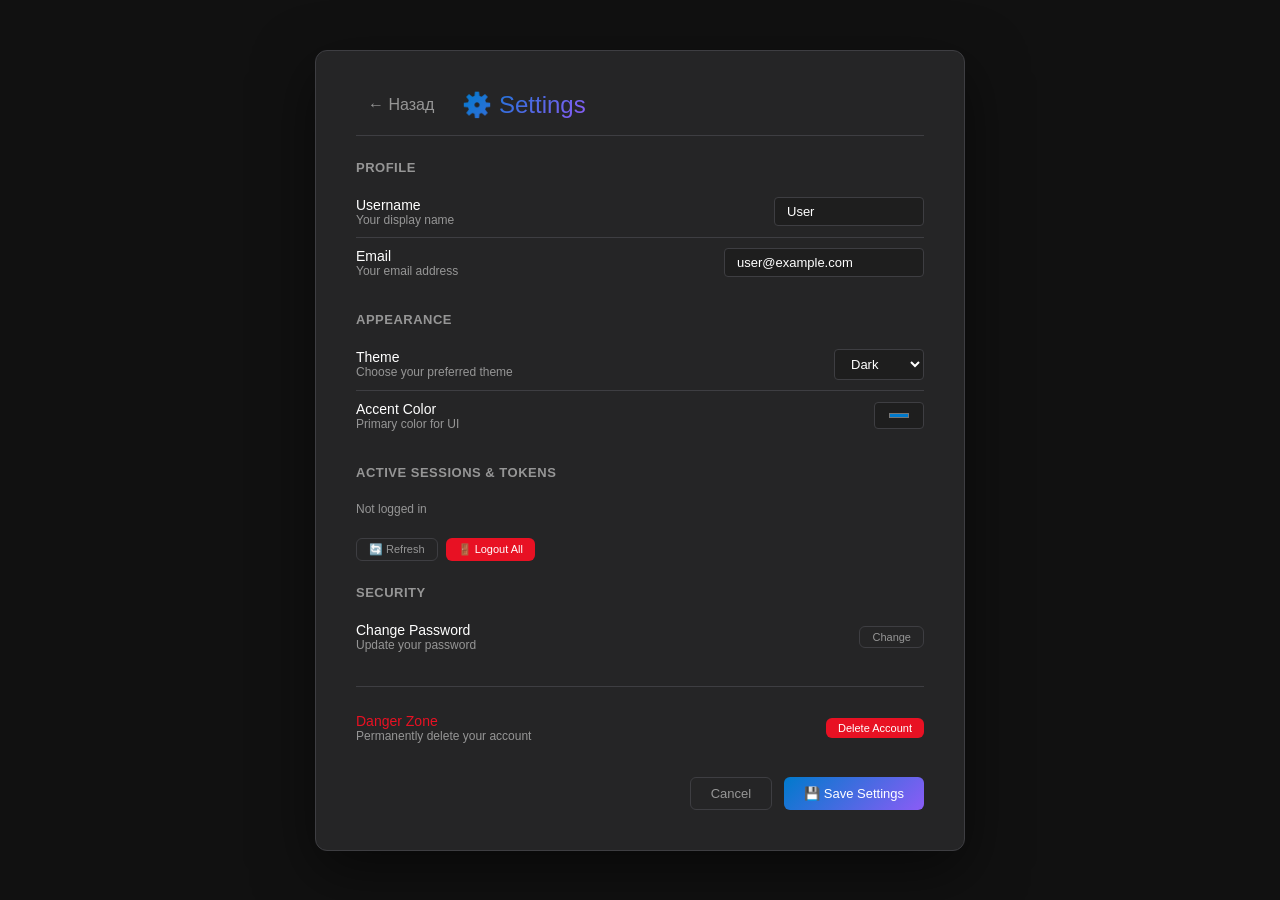
<file: frontend/settings.html>
<!DOCTYPE html>
<html lang="ru">
<head>
    <meta charset="UTF-8">
    <meta name="viewport" content="width=device-width, initial-scale=1.0">
    <title>Flux Studio - Settings</title>
    <style>
        :root {
            --bg-dark: #1e1e1e;
            --bg-panel: #252526;
            --border-color: #3e3e42;
            --text-main: #cccccc;
            --accent-blue: #007acc;
            --gradient-main: linear-gradient(135deg, #007acc, #8b5cf6);
        }
        * { margin: 0; padding: 0; box-sizing: border-box; user-select: none; }
        body { background: #111; color: var(--text-main); font-family: 'Segoe UI', sans-serif; height: 100vh; display: flex; justify-content: center; align-items: center; }
        
        .settings-container {
            background: var(--bg-panel);
            border: 1px solid var(--border-color);
            border-radius: 12px;
            padding: 40px;
            width: 650px;
            max-width: 95%;
            max-height: 90vh;
            overflow-y: auto;
            box-shadow: 0 20px 60px rgba(0,0,0,0.5);
        }
        
        .settings-container::-webkit-scrollbar { width: 4px; }
        .settings-container::-webkit-scrollbar-thumb { background: #3e3e42; border-radius: 2px; }
        
        .settings-header {
            display: flex;
            align-items: center;
            gap: 16px;
            margin-bottom: 24px;
            padding-bottom: 16px;
            border-bottom: 1px solid var(--border-color);
        }
        
        .settings-header h1 {
            font-size: 24px;
            font-weight: 300;
            background: var(--gradient-main);
            -webkit-background-clip: text;
            -webkit-text-fill-color: transparent;
        }
        
        .settings-header .back {
            color: #969696;
            cursor: pointer;
            padding: 4px 12px;
            border-radius: 4px;
            transition: all 0.2s;
        }
        
        .settings-header .back:hover {
            background: #2a2d2e;
            color: #fff;
        }
        
        .settings-group {
            margin-bottom: 24px;
        }
        
        .settings-group h3 {
            font-size: 13px;
            text-transform: uppercase;
            color: #969696;
            margin-bottom: 12px;
            letter-spacing: 0.5px;
        }
        
        .settings-row {
            display: flex;
            justify-content: space-between;
            align-items: center;
            padding: 10px 0;
            border-bottom: 1px solid var(--border-color);
        }
        
        .settings-row:last-child { border-bottom: none; }
        .settings-row .label { font-size: 14px; color: #fff; }
        .settings-row .desc { font-size: 12px; color: #969696; }
        .settings-row .value { font-size: 13px; color: #969696; }
        
        .settings-row input[type="text"],
        .settings-row input[type="color"],
        .settings-row select {
            background: #1e1e1e;
            border: 1px solid var(--border-color);
            border-radius: 4px;
            padding: 6px 12px;
            color: #fff;
            font-size: 13px;
            outline: none;
            transition: all 0.3s;
        }
        
        .settings-row input[type="text"]:focus,
        .settings-row select:focus { border-color: var(--accent-blue); }
        .settings-row select option { background: #1e1e1e; }
        
        .btn {
            padding: 8px 20px;
            border: none;
            border-radius: 6px;
            font-size: 13px;
            font-weight: 500;
            cursor: pointer;
            transition: all 0.3s;
        }
        
        .btn-primary {
            background: var(--gradient-main);
            color: #fff;
        }
        .btn-primary:hover {
            transform: translateY(-2px);
            box-shadow: 0 4px 20px rgba(0,122,204,0.3);
        }
        
        .btn-danger {
            background: #e81123;
            color: #fff;
        }
        .btn-danger:hover {
            transform: translateY(-2px);
            box-shadow: 0 4px 20px rgba(232,17,35,0.3);
        }
        
        .btn-secondary {
            background: transparent;
            color: #969696;
            border: 1px solid var(--border-color);
        }
        .btn-secondary:hover {
            background: #2a2d2e;
            color: #fff;
        }
        
        .btn-sm {
            padding: 4px 12px;
            font-size: 11px;
        }
        
        .token-item {
            display: flex;
            justify-content: space-between;
            align-items: center;
            padding: 8px 0;
            border-bottom: 1px solid var(--border-color);
        }
        
        .token-item:last-child { border-bottom: none; }
        .token-item .token-info .token-id { font-size: 12px; font-family: monospace; color: #969696; }
        .token-item .token-info .token-date { font-size: 11px; color: #555; }
        .token-item .token-status.active { color: #27c93f; }
        .token-item .token-status.expired { color: #e81123; }
        
        .toast {
            position: fixed;
            bottom: 30px;
            right: 30px;
            background: #2d2d2d;
            border: 1px solid var(--border-color);
            border-radius: 8px;
            padding: 16px 24px;
            box-shadow: 0 8px 30px rgba(0,0,0,0.5);
            transform: translateY(100px);
            opacity: 0;
            transition: all 0.4s;
            z-index: 1000;
        }
        .toast.show { transform: translateY(0); opacity: 1; }
        .toast.success { border-color: #27c93f; }
        .toast.error { border-color: #e81123; }
        .toast.warning { border-color: #ffbd2e; }
    </style>
</head>
<body>
    <div class="settings-container">
        <div class="settings-header">
            <span class="back" onclick="window.location.href='/'">← Назад</span>
            <h1>⚙️ Settings</h1>
        </div>

        <!-- Profile -->
        <div class="settings-group">
            <h3>Profile</h3>
            <div class="settings-row">
                <div><div class="label">Username</div><div class="desc">Your display name</div></div>
                <input type="text" id="usernameInput" value="User" style="width:150px;">
            </div>
            <div class="settings-row">
                <div><div class="label">Email</div><div class="desc">Your email address</div></div>
                <input type="text" id="emailInput" value="user@example.com" style="width:200px;">
            </div>
        </div>

        <!-- Appearance -->
        <div class="settings-group">
            <h3>Appearance</h3>
            <div class="settings-row">
                <div><div class="label">Theme</div><div class="desc">Choose your preferred theme</div></div>
                <select id="themeSelect">
                    <option value="dark">Dark</option>
                    <option value="light">Light</option>
                    <option value="system">System</option>
                </select>
            </div>
            <div class="settings-row">
                <div><div class="label">Accent Color</div><div class="desc">Primary color for UI</div></div>
                <input type="color" id="accentColor" value="#007acc">
            </div>
        </div>

        <!-- Tokens / Sessions -->
        <div class="settings-group">
            <h3>Active Sessions & Tokens</h3>
            <div id="tokensList">
                <div class="settings-row" style="color:#969696;font-size:12px;">Loading tokens...</div>
            </div>
            <div style="margin-top:12px;display:flex;gap:8px;flex-wrap:wrap;">
                <button class="btn btn-secondary btn-sm" onclick="refreshTokens()">🔄 Refresh</button>
                <button class="btn btn-danger btn-sm" onclick="logoutAll()">🚪 Logout All</button>
            </div>
        </div>

        <!-- Security -->
        <div class="settings-group">
            <h3>Security</h3>
            <div class="settings-row">
                <div><div class="label">Change Password</div><div class="desc">Update your password</div></div>
                <button class="btn btn-secondary btn-sm" onclick="changePassword()">Change</button>
            </div>
        </div>

        <!-- Danger Zone -->
        <div class="settings-group" style="margin-top:16px;padding-top:16px;border-top:1px solid var(--border-color);">
            <div class="settings-row">
                <div>
                    <div class="label" style="color:#e81123;">Danger Zone</div>
                    <div class="desc">Permanently delete your account</div>
                </div>
                <button class="btn btn-danger btn-sm" onclick="deleteAccount()">Delete Account</button>
            </div>
        </div>

        <div style="display:flex;gap:12px;margin-top:20px;justify-content:flex-end;">
            <button class="btn btn-secondary" onclick="window.location.href='/'">Cancel</button>
            <button class="btn btn-primary" onclick="saveSettings()">💾 Save Settings</button>
        </div>
    </div>

    <div class="toast" id="toast">
        <div class="toast-title" id="toastTitle"></div>
        <div class="toast-message" id="toastMessage"></div>
    </div>

    <script>
        // --- Load Settings ---
        function loadSettings() {
            const userData = localStorage.getItem('user');
            if (userData) {
                try {
                    const user = JSON.parse(userData);
                    document.getElementById('usernameInput').value = user.username || 'User';
                    document.getElementById('emailInput').value = user.email || 'user@example.com';
                } catch (e) {}
            }
            
            const savedSettings = localStorage.getItem('settings');
            if (savedSettings) {
                try {
                    const settings = JSON.parse(savedSettings);
                    if (settings.theme) document.getElementById('themeSelect').value = settings.theme;
                    if (settings.accentColor) document.getElementById('accentColor').value = settings.accentColor;
                } catch (e) {}
            }
            
            loadTokens();
        }

        // --- Load Tokens ---
        async function loadTokens() {
            const token = localStorage.getItem('token');
            if (!token) {
                document.getElementById('tokensList').innerHTML = `
                    <div class="settings-row" style="color:#969696;font-size:12px;">Not logged in</div>
                `;
                return;
            }
            
            try {
                const response = await fetch('/api/auth/tokens', {
                    headers: { 'Authorization': `Bearer ${token}` }
                });
                const data = await response.json();
                
                if (data.success && data.tokens && data.tokens.length > 0) {
                    document.getElementById('tokensList').innerHTML = data.tokens.map(t => `
                        <div class="token-item">
                            <div class="token-info">
                                <div class="token-id">🔑 ${t.token.substring(0, 25)}...</div>
                                <div class="token-date">Created: ${new Date(t.created_at).toLocaleString()}</div>
                                <div class="token-date ${new Date(t.expires_at) > new Date() ? 'token-status active' : 'token-status expired'}">
                                    ${new Date(t.expires_at) > new Date() ? '✅ Active' : '❌ Expired'}
                                </div>
                            </div>
                            <button class="btn btn-secondary btn-sm" onclick="deleteToken(${t.id})">✕</button>
                        </div>
                    `).join('');
                } else {
                    document.getElementById('tokensList').innerHTML = `
                        <div class="settings-row" style="color:#969696;font-size:12px;">No active sessions</div>
                    `;
                }
            } catch (e) {
                console.error('Failed to load tokens:', e);
                document.getElementById('tokensList').innerHTML = `
                    <div class="settings-row" style="color:#969696;font-size:12px;">❌ Failed to load tokens</div>
                `;
            }
        }

        // --- Delete Token ---
        async function deleteToken(tokenId) {
            const token = localStorage.getItem('token');
            if (!token) return;
            
            try {
                const response = await fetch(`/api/auth/tokens/${tokenId}`, {
                    method: 'DELETE',
                    headers: { 'Authorization': `Bearer ${token}` }
                });
                const data = await response.json();
                if (data.success) {
                    showToast('✅', 'Token removed', 'success');
                    loadTokens();
                    updateTokenCount();
                }
            } catch (e) {
                showToast('❌', 'Failed to remove token', 'error');
            }
        }

        // --- Logout All ---
        async function logoutAll() {
            if (!confirm('⚠️ Logout from ALL devices?')) return;
            
            const token = localStorage.getItem('token');
            if (!token) return;
            
            try {
                const response = await fetch('/api/auth/logout/all', {
                    method: 'POST',
                    headers: { 'Authorization': `Bearer ${token}` }
                });
                const data = await response.json();
                if (data.success) {
                    localStorage.removeItem('token');
                    localStorage.removeItem('user');
                    showToast('✅', 'Logged out from all devices', 'success');
                    setTimeout(() => window.location.href = '/login', 1500);
                }
            } catch (e) {
                showToast('❌', 'Failed to logout all', 'error');
            }
        }

        // --- Refresh Tokens ---
        function refreshTokens() {
            loadTokens();
            showToast('🔄', 'Tokens refreshed', 'success');
        }

        // --- Update Token Count in Navbar ---
        function updateTokenCount() {
            const tokenCount = document.getElementById('tokenCount');
            if (tokenCount) {
                const tokens = document.querySelectorAll('.token-item').length;
                tokenCount.textContent = tokens || 0;
            }
        }

        // --- Save Settings ---
        function saveSettings() {
            const username = document.getElementById('usernameInput').value.trim();
            const email = document.getElementById('emailInput').value.trim();
            const theme = document.getElementById('themeSelect').value;
            const accentColor = document.getElementById('accentColor').value;

            const userData = localStorage.getItem('user');
            if (userData) {
                try {
                    const user = JSON.parse(userData);
                    user.username = username;
                    user.email = email;
                    localStorage.setItem('user', JSON.stringify(user));
                } catch (e) {}
            }

            localStorage.setItem('settings', JSON.stringify({ theme, accentColor }));
            applyTheme(theme, accentColor);
            showToast('✅', 'Settings saved successfully!', 'success');
            
            const usernameDisplay = document.getElementById('usernameDisplay');
            if (usernameDisplay) usernameDisplay.textContent = username;
        }

        // --- Apply Theme ---
        function applyTheme(theme, accentColor) {
            if (theme === 'dark') {
                document.body.style.background = '#111';
            } else if (theme === 'light') {
                document.body.style.background = '#f0f0f0';
            } else {
                document.body.style.background = '';
            }
            if (accentColor) {
                document.documentElement.style.setProperty('--accent-blue', accentColor);
            }
        }

        // --- Change Password ---
        function changePassword() {
            const newPass = prompt('Enter new password (min 6 characters):');
            if (newPass && newPass.length >= 6) {
                showToast('✅', 'Password updated successfully!', 'success');
            } else if (newPass !== null) {
                showToast('❌', 'Password must be at least 6 characters', 'error');
            }
        }

        // --- Delete Account ---
        function deleteAccount() {
            if (confirm('⚠️ Are you sure you want to delete your account? This cannot be undone!')) {
                if (prompt('Type "DELETE" to confirm:') === 'DELETE') {
                    showToast('🗑️', 'Account deletion requested...', 'warning');
                    setTimeout(() => {
                        localStorage.clear();
                        window.location.href = '/login';
                    }, 2000);
                }
            }
        }

        // --- Toast ---
        function showToast(title, message, type = 'success') {
            const toast = document.getElementById('toast');
            document.getElementById('toastTitle').textContent = title;
            document.getElementById('toastMessage').textContent = message;
            toast.className = 'toast ' + type;
            toast.classList.add('show');
            setTimeout(() => toast.classList.remove('show'), 4000);
        }

        // --- Init ---
        document.addEventListener('DOMContentLoaded', function() {
            loadSettings();
        });
    </script>
</body>
</html>
</file>
